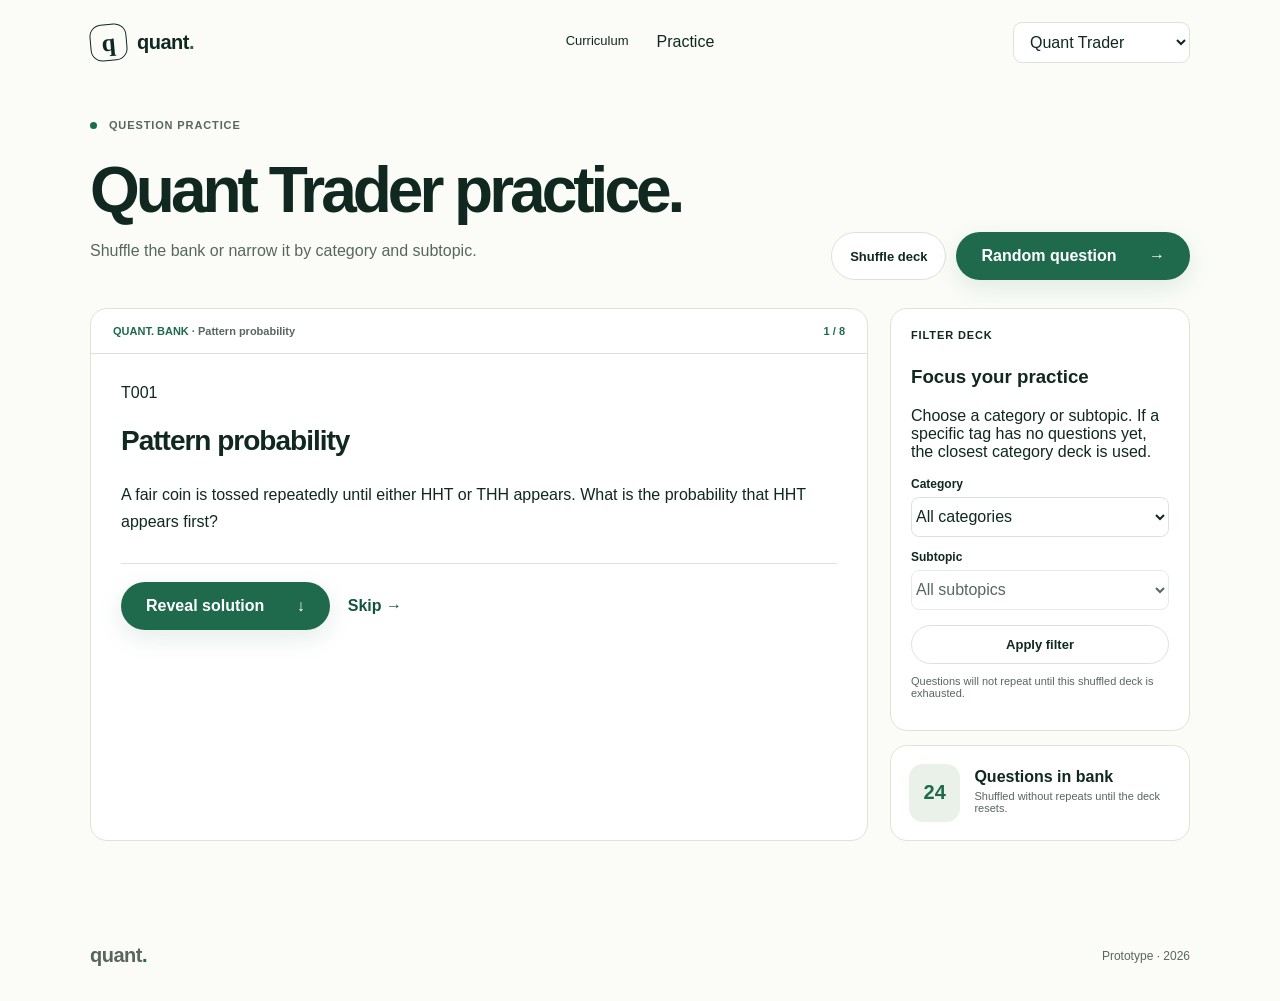
<file: practice.html>
<!doctype html>
<html lang="en"><head><meta charset="utf-8"><meta name="viewport" content="width=device-width,initial-scale=1"><meta name="description" content="Quant interview question practice."><title>quant. practice</title><link rel="stylesheet" href="styles.css"></head>
<body class="practice-page-body">
<header class="site-header page"><a class="brand" href="index.html"><span class="brand-mark">q</span><span class="brand-word">quant<span>.</span></span></a><nav class="main-nav"><a id="curriculum-link" href="role.html">Curriculum</a><span class="nav-current">Practice</span></nav><div class="header-actions"><select class="mini-role-select" id="practice-role-select"><option value="trader">Quant Trader</option><option value="researcher">Quant Researcher</option><option value="developer">Quant Developer</option></select></div></header>
<main class="practice-main page">
<section class="practice-top"><div><p class="eyebrow"><span></span> QUESTION PRACTICE</p><h1 id="practice-heading">Quant Trader practice.</h1><p id="practice-subheading">Shuffle the bank or narrow it by category and subtopic.</p></div><div class="practice-top-actions"><button class="outline-cta" id="shuffle-deck" type="button">Shuffle deck</button><button class="primary-cta" id="next-question-top" type="button">Random question <span>→</span></button></div></section>
<section class="practice-layout">
<article class="problem-card"><div class="problem-card-head"><div><span id="problem-source"></span><span class="problem-chapter" id="problem-chapter"></span></div><span class="deck-progress" id="deck-progress"></span></div><div class="problem-card-body"><div class="problem-title-row"><span class="problem-id" id="problem-id"></span></div><h2 id="problem-title"></h2><div class="problem-text" id="problem-text"></div><div class="problem-actions"><button class="primary-cta" id="reveal-solution" type="button">Reveal solution <span>↓</span></button><button class="plain-practice-button" id="skip-question" type="button">Skip →</button></div><div class="solution-panel" id="solution-panel" hidden><p class="section-kicker">WORKED SOLUTION</p><div class="solution-text" id="solution-text"></div><div class="solution-bottom"><span id="source-meta"></span><button class="next-button" id="next-question" type="button">Next question →</button></div></div></div></article>
<aside class="practice-sidebar"><div class="filter-card"><p class="section-kicker">FILTER DECK</p><h3>Focus your practice</h3><p>Choose a category or subtopic. If a specific tag has no questions yet, the closest category deck is used.</p><label for="category-filter">Category</label><select id="category-filter"></select><label for="topic-filter">Subtopic</label><select id="topic-filter"></select><button class="outline-cta full-width" id="apply-filter" type="button">Apply filter</button><p class="filter-note" id="filter-note"></p></div><div class="bank-card"><div class="bank-number" id="bank-number">0</div><div><strong>Questions in bank</strong><p>Shuffled without repeats until the deck resets.</p></div></div></aside>
</section></main>
<footer class="page footer"><span class="brand-word">quant<span>.</span></span><span>Prototype · 2026</span></footer>
<script src="curricula.js"></script><script src="problem-bank.js"></script><script src="practice.js"></script></body></html>
</file>
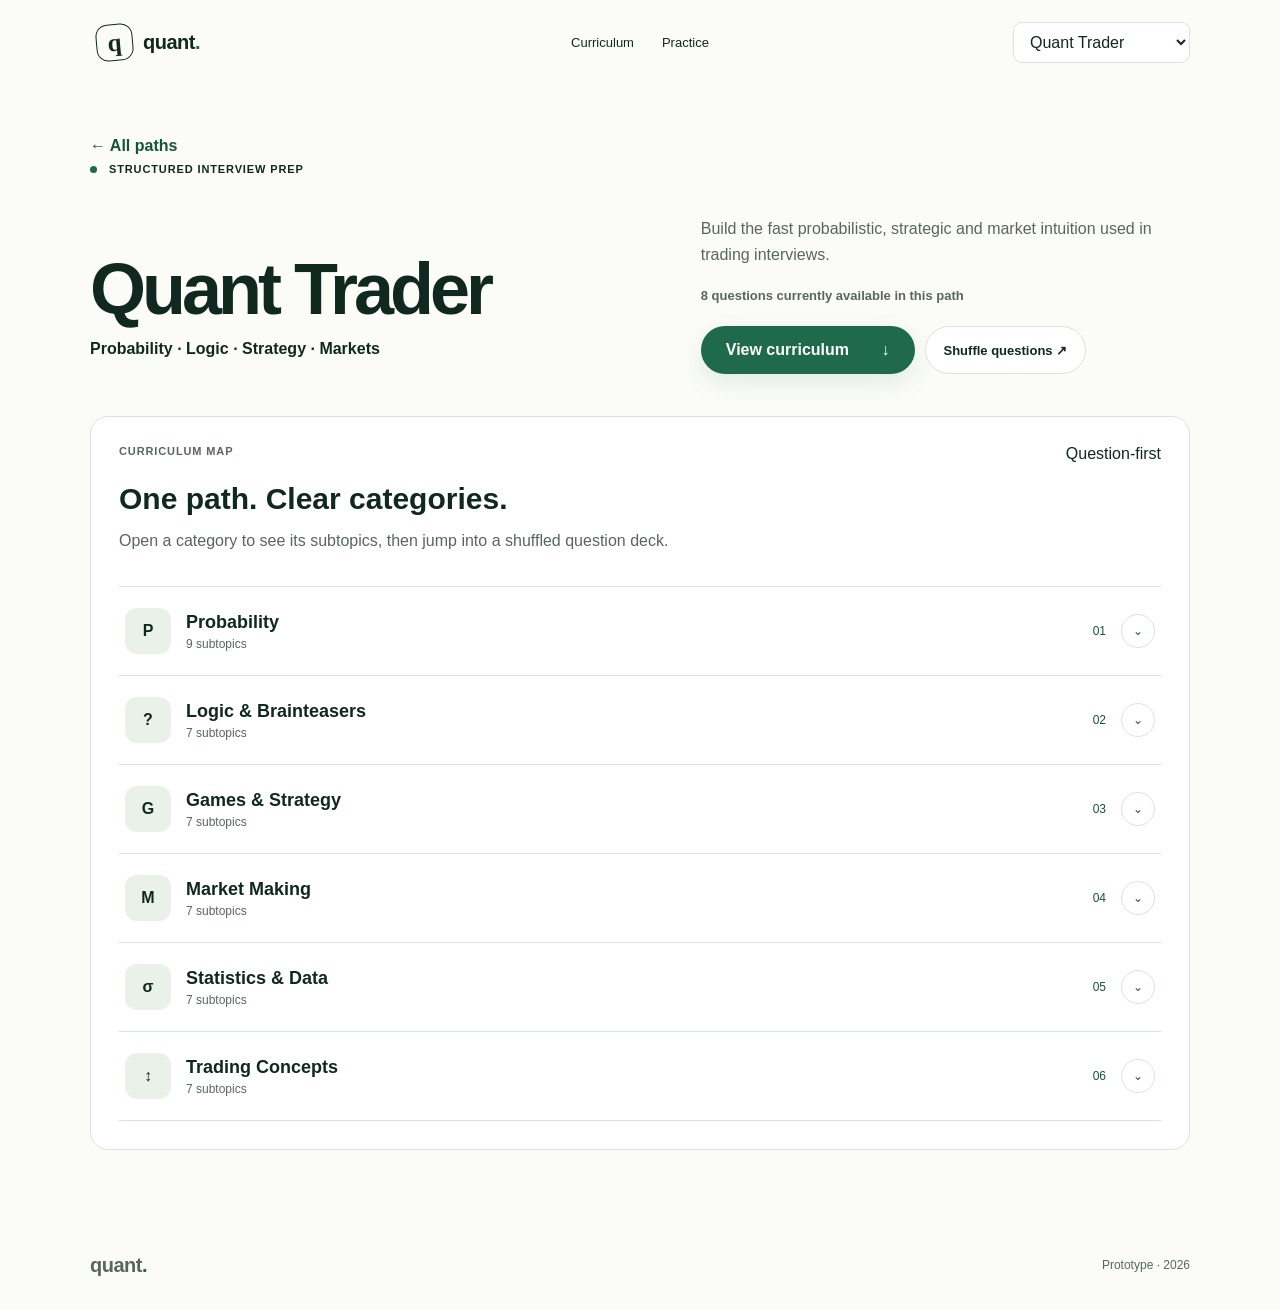
<file: role.html>
<!doctype html>
<html lang="en">
<head><meta charset="utf-8"><meta name="viewport" content="width=device-width,initial-scale=1"><meta name="description" content="Structured quant interview preparation."><title>quant. curriculum</title><link rel="stylesheet" href="styles.css"></head>
<body class="role-page-body">
<header class="site-header page">
<button class="brand" data-home type="button"><span class="brand-mark">q</span><span class="brand-word">quant<span>.</span></span></button>
<nav class="main-nav"><a href="#curriculum">Curriculum</a><a id="practice-link" href="practice.html">Practice</a></nav>
<div class="header-actions"><select class="mini-role-select" id="role-select"><option value="trader">Quant Trader</option><option value="researcher">Quant Researcher</option><option value="developer">Quant Developer</option></select></div>
</header>
<main>
<section class="role-hero page"><button class="back-link" data-home type="button">← All paths</button><p class="eyebrow"><span></span> STRUCTURED INTERVIEW PREP</p><div class="role-hero-grid"><div><h1 id="role-title"></h1><p class="role-short" id="role-short"></p></div><div class="role-intro-wrap"><p id="role-intro"></p><p class="role-bank-stat" id="bank-stat"></p><div class="role-actions"><button class="primary-cta" id="start-first" type="button">View curriculum <span>↓</span></button><button class="outline-cta" id="shuffle-all" type="button">Shuffle questions ↗</button></div></div></div></section>
<section class="curriculum-shell page" id="curriculum"><div class="curriculum-heading"><div><p class="section-kicker">CURRICULUM MAP</p><h2>One path. Clear categories.</h2><p>Open a category to see its subtopics, then jump into a shuffled question deck.</p></div><div class="curriculum-count">Question-first</div></div><div class="curriculum-map" id="curriculum-map"></div></section>
</main>
<footer class="page footer"><span class="brand-word">quant<span>.</span></span><span>Prototype · 2026</span></footer>
<script src="curricula.js"></script><script src="problem-bank.js"></script><script src="role-page.js"></script>
</body></html>
</file>
<file: styles.css>
:root{--ink:#102820;--green:#1f6a4d;--deep:#15543c;--soft:#e9f1e9;--paper:#fbfcf8;--muted:#58665e;--line:#dbe3dc;--white:#fff;--max:1100px}*{box-sizing:border-box}html{scroll-behavior:smooth}body{margin:0;background:var(--paper);color:var(--ink);font-family:Inter,-apple-system,BlinkMacSystemFont,"Segoe UI",sans-serif;-webkit-font-smoothing:antialiased}button,select{font:inherit;color:inherit}.page{width:min(var(--max),calc(100% - 40px));margin:auto}.site-header{height:84px;display:grid;grid-template-columns:1fr auto 1fr;align-items:center;gap:24px}.brand{display:inline-flex;align-items:center;gap:10px;text-decoration:none;color:var(--ink);justify-self:start;border:0;background:transparent;cursor:pointer}.brand-mark{width:37px;height:37px;border:1.5px solid var(--ink);border-radius:12px;display:grid;place-items:center;font:700 25px Georgia,serif;transform:rotate(-5deg)}.brand-word{font-size:20px;font-weight:800;letter-spacing:-.5px}.brand-word span{color:var(--green)}.main-nav{display:flex;gap:28px}.main-nav a{color:var(--ink);text-decoration:none;font-size:13px}.header-actions{justify-self:end;display:flex;align-items:center;gap:12px}.sign-in{border:0;background:transparent}.header-cta,.outline-cta{border:1px solid var(--line);background:#fff;border-radius:999px;padding:11px 18px;font-size:13px;font-weight:750;cursor:pointer}.mini-role-select{border:1px solid var(--line);border-radius:9px;background:#fff;padding:10px 12px}.hero{display:grid;grid-template-columns:1.02fr .98fr;gap:76px;align-items:center;padding:66px 0}.eyebrow,.section-kicker{font-size:11px;font-weight:850;letter-spacing:.08em;margin:0 0 25px}.eyebrow span{display:inline-block;width:7px;height:7px;background:var(--green);border-radius:50%;margin-right:8px}.hero h1,.role-hero h1,.practice-top h1{margin:0;font-size:clamp(48px,6vw,72px);line-height:.98;letter-spacing:-4px}.hero h1 em{font-style:normal;color:var(--green)}.hero h2{font-size:18px;margin:28px 0 10px}.hero-copy,.role-intro-wrap>p,.practice-top p{color:var(--muted);line-height:1.65}.path-picker{max-width:410px;margin-top:24px}.path-picker label{display:block;font-size:12px;font-weight:750;margin-bottom:7px}.track-select{width:100%;height:44px;border:1px solid #c9d4cb;border-radius:8px;background:#fff;padding:0 12px}.track-description{min-height:24px;color:var(--muted);font-size:13px}.primary-cta{border:0;border-radius:999px;background:var(--green);color:#fff;padding:15px 25px;font-weight:800;cursor:pointer;box-shadow:0 8px 24px rgba(31,106,77,.12)}.primary-cta span{margin-left:28px}.primary-cta:hover{background:var(--deep)}.promise-card{width:min(385px,100%);margin-top:27px;display:grid;grid-template-columns:34px 1fr auto;gap:12px;align-items:center;padding:14px 16px;border:1px solid var(--line);border-left:3px solid var(--green);border-radius:10px;background:#fff}.promise-icon{width:24px;height:24px;display:grid;place-items:center;border:1px solid var(--green);border-radius:7px;color:var(--green)}.promise-card strong{font-size:14px}.promise-card div span{display:block;color:var(--muted);font-size:12px;margin-top:3px}.question-shell{padding:14px;border-radius:22px;background:var(--soft);box-shadow:0 25px 50px rgba(34,65,48,.07)}.question-card{background:#fff;border:1px solid var(--line);border-radius:12px;overflow:hidden}.question-card-head{display:flex;justify-content:space-between;padding:15px 17px;border-bottom:1px solid var(--line);font-size:10px;font-weight:800;letter-spacing:.08em}.question-card-body{padding:22px 20px}.question-meta{display:flex;justify-content:space-between;color:var(--deep);font-size:12px}.question-card h3{font-size:clamp(22px,2.4vw,30px);line-height:1.25;letter-spacing:-1px}.question-note,.micro-copy{color:var(--muted);font-size:12px;line-height:1.5}.answer-label{font-size:12px;font-weight:750}.answers{display:grid;gap:8px}.answer{display:flex;align-items:center;gap:12px;width:100%;min-height:46px;border:1px solid var(--line);border-radius:10px;background:#fff;padding:8px 11px;text-align:left;cursor:pointer}.answer:hover,.answer.selected{border-color:var(--green);background:#f3f7f1}.answer-letter{width:27px;height:27px;display:grid;place-items:center;border:1px solid var(--line);border-radius:50%;font-size:11px;font-weight:800}.answer.correct{background:#edf7f1;border-color:#77a98f}.answer.wrong{background:#fff2f0;border-color:#c98780}.hint-button,.next-button,.plain-practice-button,.back-link,.category-shuffle{border:0;background:transparent;color:var(--deep);font-weight:800;cursor:pointer;padding:8px 0}.hint{background:#f3f7f1;border-radius:8px;padding:11px 12px;color:var(--muted);font-size:12px}.check-button{width:100%;border:0;border-radius:999px;background:var(--green);color:#fff;padding:11px;margin-top:10px;font-weight:800}.check-button:disabled{opacity:.3}.feedback{border-top:1px solid var(--line);margin-top:15px;padding-top:15px;font-size:12px;line-height:1.6}.focus-strip{min-height:76px;display:flex;justify-content:space-between;align-items:center;border-block:1px solid var(--line);font-size:12px}.focus-strip div{display:flex;gap:20px}.university-section{padding:70px 0;background:#f6f7f5;overflow:hidden}.university-title-row{display:grid;grid-template-columns:1fr auto 1fr;gap:24px;align-items:center}.university-title-row span{height:1px;background:#d8ddda}.university-title-row h2{font-size:20px;text-align:center}.logo-marquee{overflow:hidden;margin-top:34px;mask-image:linear-gradient(to right,transparent,#000 8%,#000 92%,transparent)}.logo-track{display:flex;align-items:center;gap:58px;width:max-content;animation:scroll 28s linear infinite}.uni-logo{width:160px;height:72px;display:flex;align-items:center;justify-content:center}.uni-logo img{max-width:155px;max-height:66px;object-fit:contain}@keyframes scroll{to{transform:translateX(-50%)}}.paths{padding:78px 0}.section-heading-row{display:grid;grid-template-columns:1.2fr .8fr;gap:40px;align-items:end}.section-heading-row h2{font-size:42px;letter-spacing:-2px;margin:0}.section-heading-row p{color:var(--muted);line-height:1.6}.path-grid{display:grid;grid-template-columns:repeat(3,1fr);gap:14px;margin-top:34px}.path-card{min-height:220px;text-align:left;border:1px solid var(--line);border-radius:16px;background:#fff;padding:22px;cursor:pointer}.path-card:hover{transform:translateY(-2px);border-color:#b6c7bb}.path-number{display:block;color:var(--green);font-size:11px;font-weight:850}.path-card strong{display:block;font-size:23px;margin:30px 0 10px}.path-summary{color:var(--muted);line-height:1.5}.path-link{display:block;margin-top:30px;color:var(--deep);font-size:12px;font-weight:800}.about{background:var(--ink);color:#fff;padding:80px 0}.about-inner>h2{font-size:50px;letter-spacing:-2.5px;margin:0}.about-inner>p:not(.section-kicker){max-width:620px;color:#ccd6d1;line-height:1.65}.simple-steps{display:grid;grid-template-columns:repeat(4,1fr);gap:10px;margin-top:35px}.simple-steps div{border-top:1px solid #506159;padding-top:14px}.simple-steps strong{display:block;color:#94c3ad;font-size:11px}.simple-steps span{display:block;margin-top:9px}.footer{height:90px;display:flex;align-items:center;justify-content:space-between;color:var(--muted);font-size:12px}.role-hero{padding:45px 0 42px}.role-hero-grid{display:grid;grid-template-columns:1.05fr .95fr;gap:70px;align-items:end}.role-short{font-weight:700}.role-actions{display:flex;gap:10px;flex-wrap:wrap;margin-top:20px}.role-bank-stat{color:var(--green);font-size:13px;font-weight:750}.curriculum-shell{margin-bottom:70px;padding:28px;border:1px solid var(--line);border-radius:18px;background:#fff}.curriculum-heading{display:flex;justify-content:space-between;gap:30px;border-bottom:1px solid var(--line);padding-bottom:20px}.curriculum-heading h2{margin:0;font-size:30px}.curriculum-heading p{color:var(--muted)}.curriculum-category{padding:20px 0;border-bottom:1px solid var(--line)}.category-header{width:100%;border:0;background:transparent;display:flex;justify-content:space-between;align-items:center;text-align:left;cursor:pointer}.category-identity{display:flex;gap:15px;align-items:center}.category-icon{width:46px;height:46px;display:grid;place-items:center;border-radius:12px;background:var(--soft);font-weight:850}.category-identity h2{margin:0;font-size:18px}.category-identity p{margin:4px 0 0;color:var(--muted);font-size:12px}.category-status{display:flex;align-items:center;gap:15px;color:var(--deep);font-size:12px}.category-chevron{width:34px;height:34px;border:1px solid var(--line);border-radius:50%;display:grid;place-items:center}.subtopic-grid{display:grid;grid-template-columns:repeat(4,1fr);gap:10px;margin:18px 0 0 61px}.subtopic-card{min-height:120px;text-align:left;border:1px solid #e7ebe6;border-radius:13px;background:#f7f8f5;padding:15px;cursor:pointer}.subtopic-kicker{font-size:9px;color:var(--green);font-weight:850}.subtopic-card strong{display:block;margin-top:14px}.subtopic-action{display:block;margin-top:18px;color:var(--deep);font-size:11px}.category-shuffle{margin-left:61px}.practice-main{padding:32px 0 70px}.practice-top{display:grid;grid-template-columns:1fr auto;gap:30px;align-items:end;margin-bottom:28px}.practice-top h1{font-size:clamp(42px,5vw,66px)}.practice-top-actions{display:flex;gap:10px}.practice-layout{display:grid;grid-template-columns:1fr 300px;gap:22px}.problem-card,.filter-card,.bank-card{background:#fff;border:1px solid var(--line);border-radius:17px}.problem-card{overflow:hidden}.problem-card-head{display:flex;justify-content:space-between;padding:16px 22px;border-bottom:1px solid var(--line);font-size:11px;font-weight:800;color:var(--green)}.problem-chapter{color:var(--muted)}.problem-card-body{padding:30px}.problem-card h2{font-size:28px;letter-spacing:-1px}.problem-text,.solution-text{white-space:pre-wrap;line-height:1.7}.problem-actions{display:flex;gap:18px;align-items:center;border-top:1px solid var(--line);margin-top:28px;padding-top:18px}.solution-panel{border-top:1px solid var(--line);margin-top:24px;padding-top:20px}.solution-bottom{display:flex;justify-content:space-between;gap:20px;color:var(--muted);font-size:12px}.practice-sidebar{display:grid;gap:14px;position:sticky;top:90px}.filter-card{padding:20px}.filter-card label{display:block;font-size:12px;font-weight:750;margin:13px 0 6px}.filter-card select{width:100%;height:40px;border:1px solid var(--line);border-radius:8px;background:#fff}.full-width{width:100%;margin-top:15px}.filter-note{font-size:11px;color:var(--muted)}.bank-card{padding:18px;display:flex;gap:14px;align-items:center}.bank-number{width:58px;height:58px;border-radius:14px;background:var(--soft);display:grid;place-items:center;color:var(--green);font-size:20px;font-weight:850}.bank-card p{margin:4px 0;color:var(--muted);font-size:11px}@media(max-width:900px){.site-header{grid-template-columns:1fr auto}.main-nav{display:none}.hero,.role-hero-grid,.practice-layout,.practice-top,.section-heading-row{grid-template-columns:1fr}.path-grid{grid-template-columns:1fr}.subtopic-grid{grid-template-columns:repeat(2,1fr);margin-left:0}.category-shuffle{margin-left:0}.practice-sidebar{position:static;grid-row:1}.simple-steps{grid-template-columns:repeat(2,1fr)}}@media(max-width:600px){.page{width:calc(100% - 24px)}.header-actions .sign-in{display:none}.hero{padding-top:38px;gap:35px}.hero h1{letter-spacing:-2.5px}.focus-strip{display:none}.university-title-row{grid-template-columns:1fr}.university-title-row span{display:none}.path-grid{grid-template-columns:1fr}.subtopic-grid{grid-template-columns:1fr}.simple-steps{grid-template-columns:1fr}.problem-card-body{padding:21px}.practice-top-actions{display:grid}.role-actions{display:grid}.primary-cta,.outline-cta{width:100%}}
</file>
